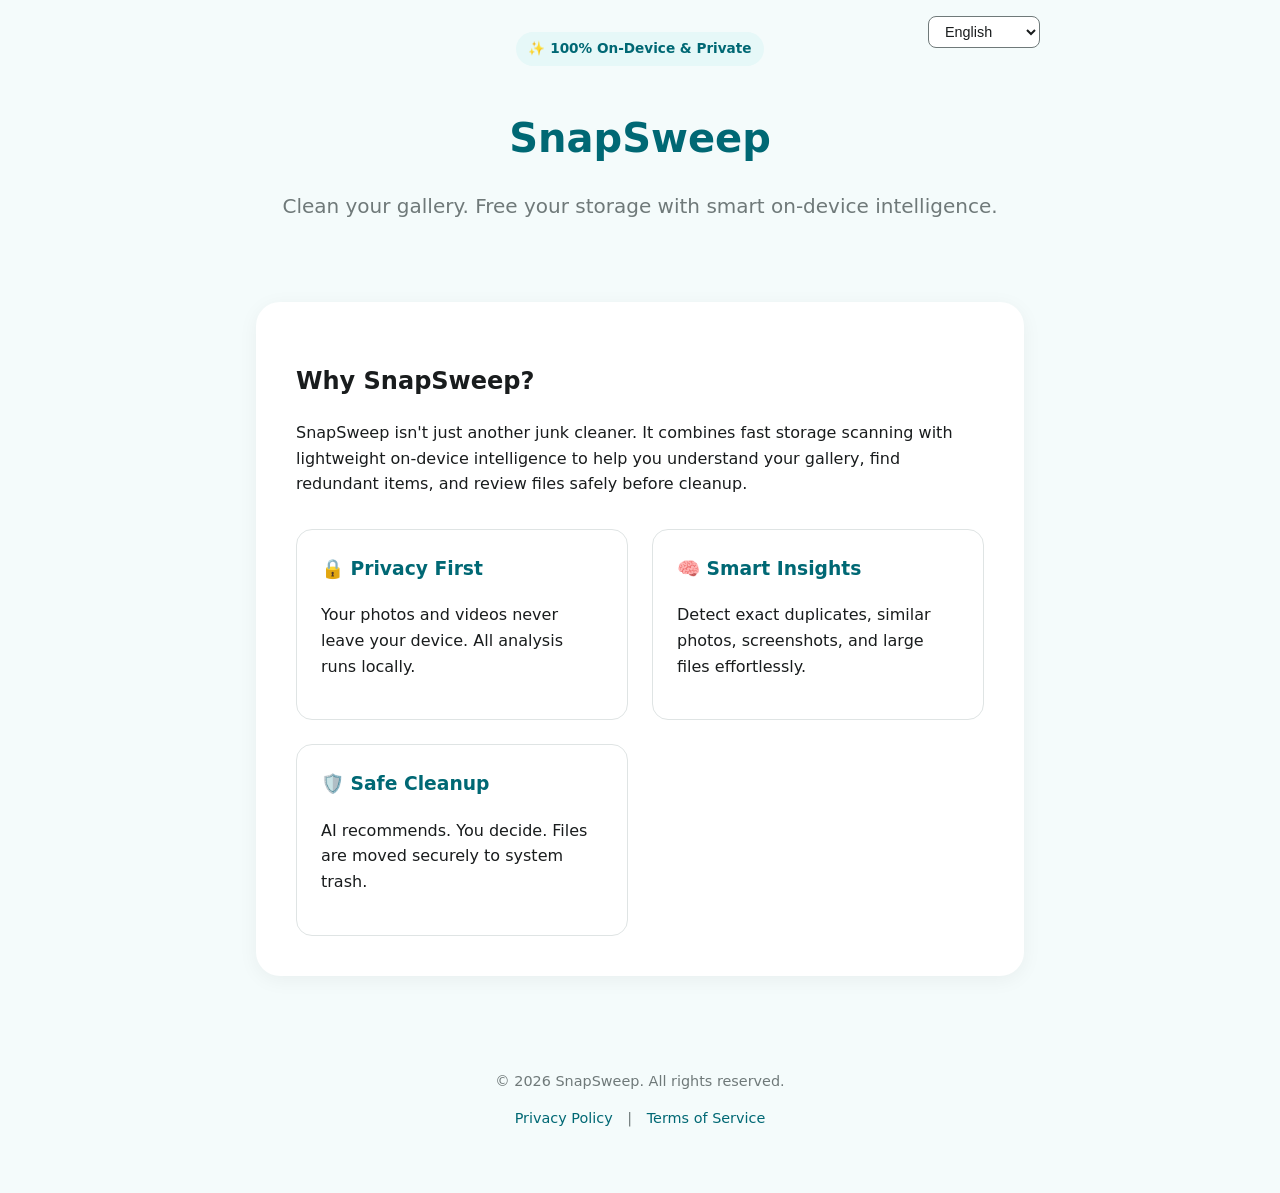
<file: index.html>
<!DOCTYPE html>
<html lang="en">
<head>
    <meta charset="UTF-8">
    <meta name="viewport" content="width=device-width, initial-scale=1.0">
    <title>SnapSweep — Clean your gallery. Free your storage.</title>
    <style>
        :root {
            --primary: #006874;
            --on-primary: #ffffff;
            --surface: #f4fbfb;
            --on-surface: #191c1d;
            --surface-variant: #dfe4e4;
            --outline: #6f7979;
        }
        body {
            font-family: system-ui, -apple-system, BlinkMacSystemFont, 'Segoe UI', Roboto, sans-serif;
            background-color: var(--surface);
            color: var(--on-surface);
            margin: 0;
            padding: 0;
            line-height: 1.6;
        }
        header {
            padding: 2rem 1rem 1rem;
            text-align: center;
            max-width: 800px;
            margin: 0 auto;
            position: relative;
        }
        .lang-container {
            position: absolute;
            top: 1rem;
            right: 1rem;
        }
        #languageSelector {
            padding: 6px 12px;
            border-radius: 8px;
            border: 1px solid var(--outline);
            background: white;
            color: var(--on-surface);
            font-size: 0.9rem;
            cursor: pointer;
        }
        h1 {
            font-size: 2.5rem;
            color: var(--primary);
            margin-bottom: 0.5rem;
            margin-top: 1.5rem;
        }
        .tagline {
            font-size: 1.25rem;
            color: var(--outline);
            margin-bottom: 2rem;
        }
        .hero-card {
            background: white;
            padding: 2.5rem;
            border-radius: 24px;
            box-shadow: 0 4px 20px rgba(0,0,0,0.05);
            margin: 2rem 1rem;
            text-align: left;
        }
        .features {
            display: grid;
            grid-template-columns: repeat(auto-fit, minmax(250px, 1fr));
            gap: 1.5rem;
            margin-top: 2rem;
        }
        .feature-item {
            background: #ffffff;
            padding: 1.5rem;
            border-radius: 16px;
            border: 1px solid var(--surface-variant);
        }
        .feature-item h3 {
            color: var(--primary);
            margin-top: 0;
        }
        footer {
            text-align: center;
            padding: 3rem 1rem;
            color: var(--outline);
            font-size: 0.9rem;
        }
        footer a {
            color: var(--primary);
            text-decoration: none;
            margin: 0 10px;
        }
        .badge {
            display: inline-block;
            background: #e6f8f8;
            color: var(--primary);
            padding: 6px 12px;
            border-radius: 20px;
            font-weight: 600;
            font-size: 0.85rem;
            margin-bottom: 1rem;
        }
    </style>
</head>
<body>

    <header>
        <div class="lang-container">
            <select id="languageSelector">
                <option value="en">English</option>
                <option value="vi">Tiếng Việt</option>
                <option value="ja">日本語</option>
            </select>
        </div>
        <div class="badge" data-i18n="badge">✨ 100% On-Device & Private</div>
        <h1 data-i18n="hero_title">SnapSweep</h1>
        <p class="tagline" data-i18n="hero_tagline">Clean your gallery. Free your storage with smart on-device intelligence.</p>
    </header>

    <main style="max-width: 800px; margin: 0 auto; padding: 0 1rem;">
        <div class="hero-card">
            <h2 data-i18n="why_title">Why SnapSweep?</h2>
            <p data-i18n="why_desc">SnapSweep isn't just another junk cleaner. It combines fast storage scanning with lightweight on-device intelligence to help you understand your gallery, find redundant items, and review files safely before cleanup.</p>
            
            <div class="features">
                <div class="feature-item">
                    <h3 data-i18n="feat_privacy_title">🔒 Privacy First</h3>
                    <p data-i18n="feat_privacy_desc">Your photos and videos never leave your device. All analysis runs locally.</p>
                </div>
                <div class="feature-item">
                    <h3 data-i18n="feat_smart_title">🧠 Smart Insights</h3>
                    <p data-i18n="feat_smart_desc">Detect exact duplicates, similar photos, screenshots, and large files effortlessly.</p>
                </div>
                <div class="feature-item">
                    <h3 data-i18n="feat_safe_title">🛡️ Safe Cleanup</h3>
                    <p data-i18n="feat_safe_desc">AI recommends. You decide. Files are moved securely to system trash.</p>
                </div>
            </div>
        </div>
    </main>

    <footer>
        <p data-i18n="footer_rights">&copy; 2026 SnapSweep. All rights reserved.</p>
        <p>
            <a href="privacy.html" data-i18n="privacy_title">Privacy Policy</a> | 
            <a href="terms.html" data-i18n="terms_title">Terms of Service</a>
        </p>
    </footer>

    <script src="i18n.js"></script>
</body>
</html>
</file>
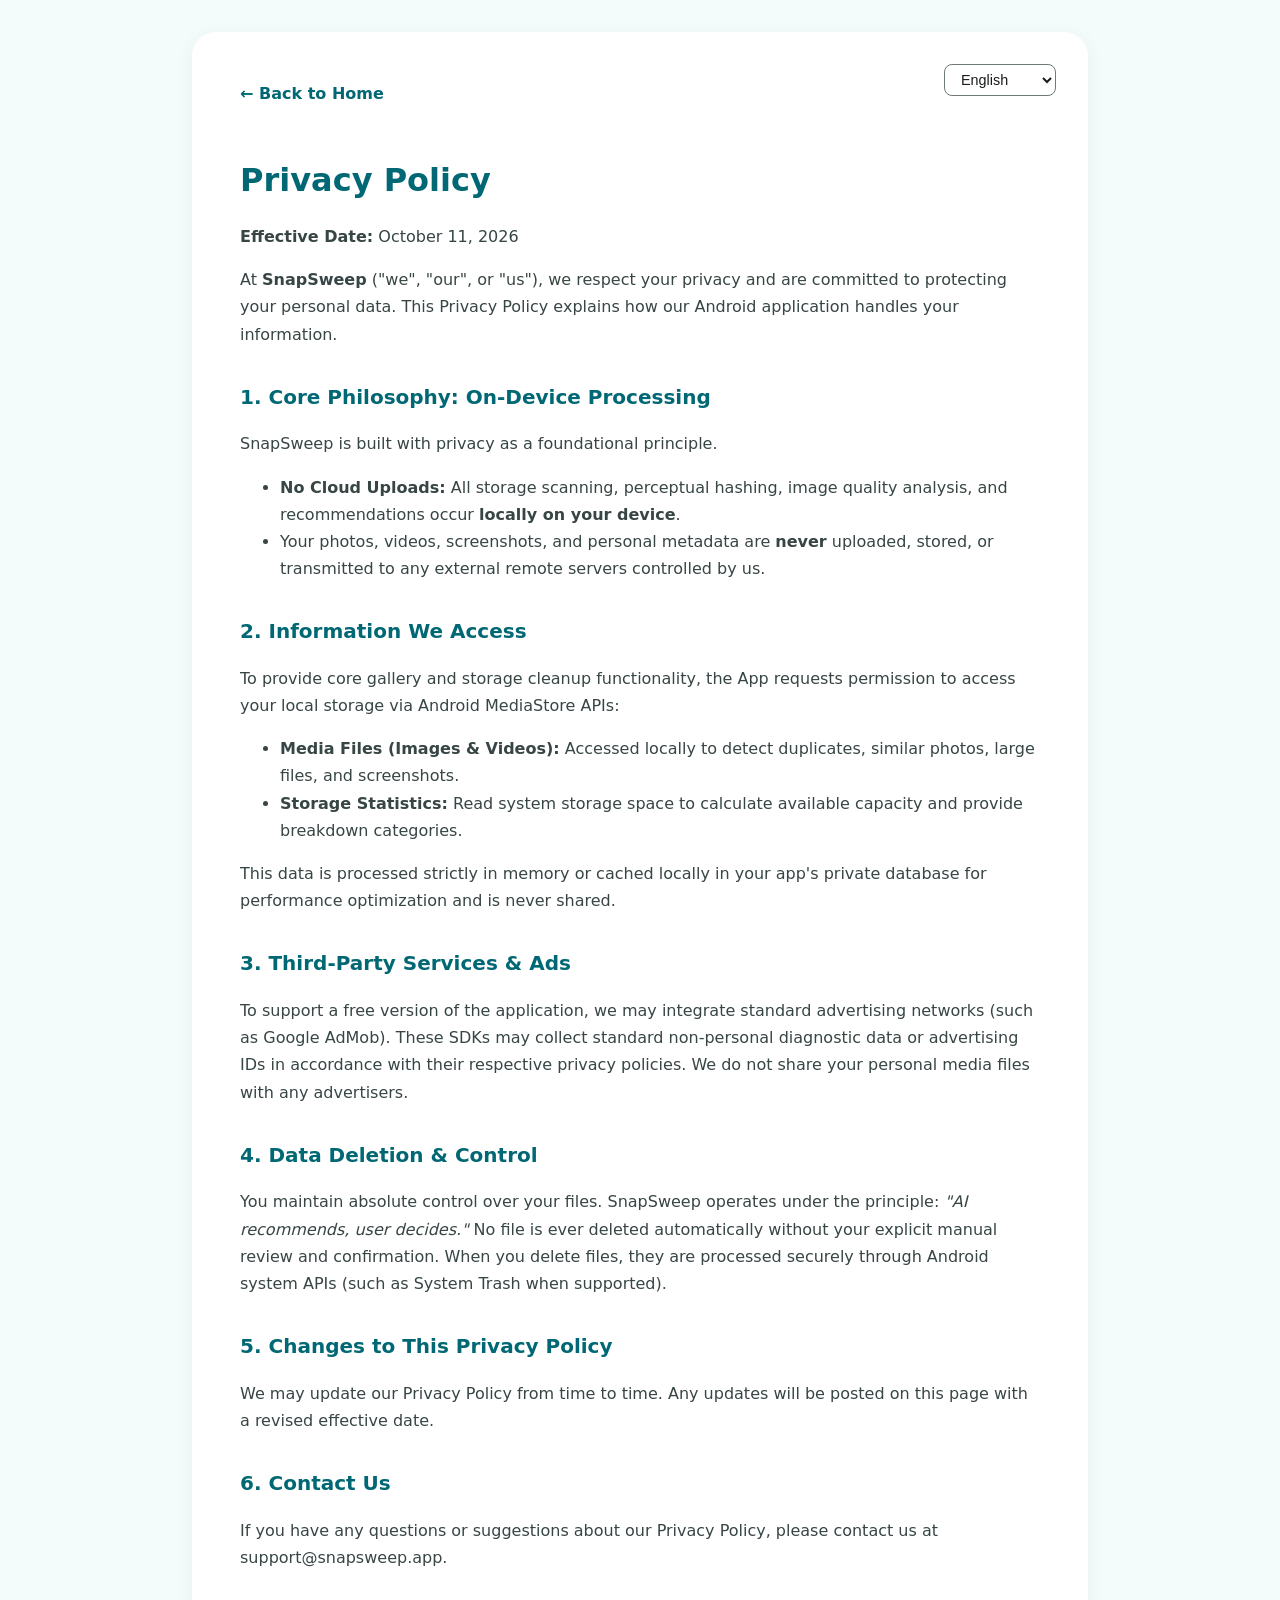
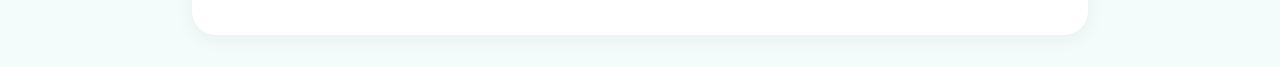
<file: privacy.html>
<!DOCTYPE html>
<html lang="en">
<head>
    <meta charset="UTF-8">
    <meta name="viewport" content="width=device-width, initial-scale=1.0">
    <title data-i18n="privacy_document_title">Privacy Policy — SnapSweep</title>
    <style>
        :root {
            --primary: #006874;
            --surface: #f4fbfb;
            --on-surface: #191c1d;
            --outline: #6f7979;
        }
        body {
            font-family: system-ui, -apple-system, BlinkMacSystemFont, 'Segoe UI', Roboto, sans-serif;
            background-color: var(--surface);
            color: var(--on-surface);
            margin: 0;
            padding: 2rem 1rem;
            line-height: 1.7;
        }
        .container {
            max-width: 800px;
            margin: 0 auto;
            background: white;
            padding: 3rem;
            border-radius: 24px;
            box-shadow: 0 4px 20px rgba(0,0,0,0.05);
            position: relative;
        }
        .lang-container {
            position: absolute;
            top: 2rem;
            right: 2rem;
        }
        #languageSelector {
            padding: 6px 12px;
            border-radius: 8px;
            border: 1px solid var(--outline);
            background: white;
            color: var(--on-surface);
            font-size: 0.9rem;
            cursor: pointer;
        }
        h1 { color: var(--primary); margin-bottom: 0.5rem; }
        h2 { color: var(--primary); margin-top: 2rem; font-size: 1.25rem; }
        p, li { color: #384545; }
        .back-link { display: inline-block; margin-bottom: 1.5rem; color: var(--primary); text-decoration: none; font-weight: 600; }
        .back-link:hover { text-decoration: underline; }
    </style>
</head>
<body>

    <div class="container">
        <div class="lang-container">
            <select id="languageSelector">
                <option value="en">English</option>
                <option value="vi">Tiếng Việt</option>
                <option value="ja">日本語</option>
            </select>
        </div>
        <a href="index.html" class="back-link" data-i18n="back_home">&larr; Back to Home</a>
        <h1 data-i18n="privacy_title">Privacy Policy</h1>
        <p><strong data-i18n="effective_date_label">Effective Date:</strong> <time datetime="2026-10-11" data-i18n="effective_date_value">October 11, 2026</time></p>

        <p data-i18n-html="privacy_intro">At <strong>SnapSweep</strong> ("we", "our", or "us"), we respect your privacy and are committed to protecting your personal data. This Privacy Policy explains how our Android application handles your information.</p>

        <h2 data-i18n="privacy_section_1_title">1. Core Philosophy: On-Device Processing</h2>
        <p data-i18n="privacy_section_1_intro">SnapSweep is built with privacy as a foundational principle.</p>
        <ul>
            <li data-i18n-html="privacy_section_1_item_1"><strong>No Cloud Uploads:</strong> All storage scanning, perceptual hashing, image quality analysis, and recommendations occur <strong>locally on your device</strong>.</li>
            <li data-i18n-html="privacy_section_1_item_2">Your photos, videos, screenshots, and personal metadata are <strong>never</strong> uploaded, stored, or transmitted to any external remote servers controlled by us.</li>
        </ul>

        <h2 data-i18n="privacy_section_2_title">2. Information We Access</h2>
        <p data-i18n="privacy_section_2_intro">To provide core gallery and storage cleanup functionality, the App requests permission to access your local storage via Android MediaStore APIs:</p>
        <ul>
            <li data-i18n-html="privacy_section_2_item_1"><strong>Media Files (Images &amp; Videos):</strong> Accessed locally to detect duplicates, similar photos, large files, and screenshots.</li>
            <li data-i18n-html="privacy_section_2_item_2"><strong>Storage Statistics:</strong> Read system storage space to calculate available capacity and provide breakdown categories.</li>
        </ul>
        <p data-i18n="privacy_section_2_after">This data is processed strictly in memory or cached locally in your app's private database for performance optimization and is never shared.</p>

        <h2 data-i18n="privacy_section_3_title">3. Third-Party Services &amp; Ads</h2>
        <p data-i18n="privacy_section_3">To support a free version of the application, we may integrate standard advertising networks (such as Google AdMob). These SDKs may collect standard non-personal diagnostic data or advertising IDs in accordance with their respective privacy policies. We do not share your personal media files with any advertisers.</p>

        <h2 data-i18n="privacy_section_4_title">4. Data Deletion &amp; Control</h2>
        <p data-i18n-html="privacy_section_4">You maintain absolute control over your files. SnapSweep operates under the principle: <em>"AI recommends, user decides."</em> No file is ever deleted automatically without your explicit manual review and confirmation. When you delete files, they are processed securely through Android system APIs (such as System Trash when supported).</p>

        <h2 data-i18n="privacy_section_5_title">5. Changes to This Privacy Policy</h2>
        <p data-i18n="privacy_section_5">We may update our Privacy Policy from time to time. Any updates will be posted on this page with a revised effective date.</p>

        <h2 data-i18n="privacy_section_6_title">6. Contact Us</h2>
        <p data-i18n="privacy_section_6">If you have any questions or suggestions about our Privacy Policy, please contact us at support@snapsweep.app.</p>
    </div>

    <script src="i18n.js"></script>
</body>
</html>
</file>
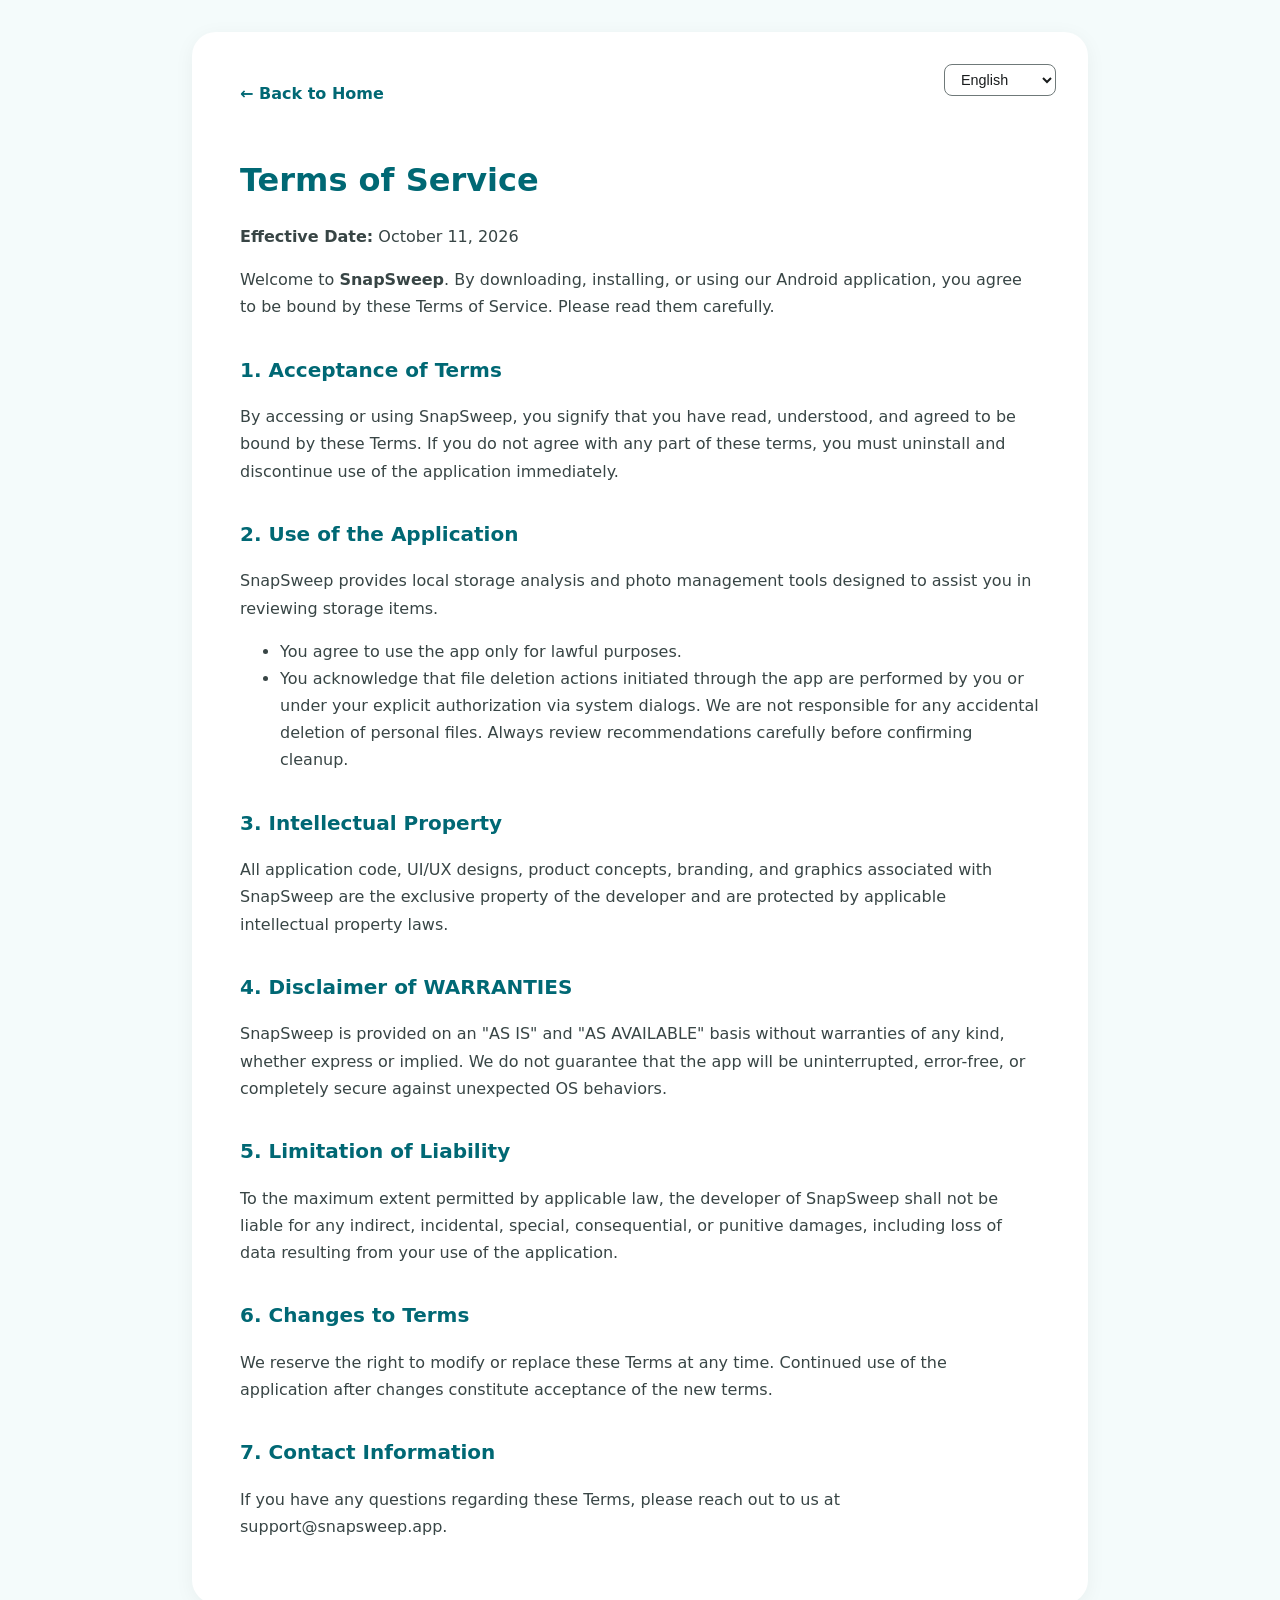
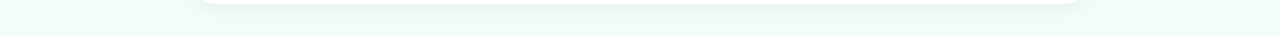
<file: terms.html>
<!DOCTYPE html>
<html lang="en">
<head>
    <meta charset="UTF-8">
    <meta name="viewport" content="width=device-width, initial-scale=1.0">
    <title data-i18n="terms_document_title">Terms of Service — SnapSweep</title>
    <style>
        :root {
            --primary: #006874;
            --surface: #f4fbfb;
            --on-surface: #191c1d;
            --outline: #6f7979;
        }
        body {
            font-family: system-ui, -apple-system, BlinkMacSystemFont, 'Segoe UI', Roboto, sans-serif;
            background-color: var(--surface);
            color: var(--on-surface);
            margin: 0;
            padding: 2rem 1rem;
            line-height: 1.7;
        }
        .container {
            max-width: 800px;
            margin: 0 auto;
            background: white;
            padding: 3rem;
            border-radius: 24px;
            box-shadow: 0 4px 20px rgba(0,0,0,0.05);
            position: relative;
        }
        .lang-container {
            position: absolute;
            top: 2rem;
            right: 2rem;
        }
        #languageSelector {
            padding: 6px 12px;
            border-radius: 8px;
            border: 1px solid var(--outline);
            background: white;
            color: var(--on-surface);
            font-size: 0.9rem;
            cursor: pointer;
        }
        h1 { color: var(--primary); margin-bottom: 0.5rem; }
        h2 { color: var(--primary); margin-top: 2rem; font-size: 1.25rem; }
        p, li { color: #384545; }
        .back-link { display: inline-block; margin-bottom: 1.5rem; color: var(--primary); text-decoration: none; font-weight: 600; }
        .back-link:hover { text-decoration: underline; }
    </style>
</head>
<body>

    <div class="container">
        <div class="lang-container">
            <select id="languageSelector">
                <option value="en">English</option>
                <option value="vi">Tiếng Việt</option>
                <option value="ja">日本語</option>
            </select>
        </div>
        <a href="index.html" class="back-link" data-i18n="back_home">&larr; Back to Home</a>
        <h1 data-i18n="terms_title">Terms of Service</h1>
        <p><strong data-i18n="effective_date_label">Effective Date:</strong> <time datetime="2026-10-11" data-i18n="effective_date_value">October 11, 2026</time></p>

        <p data-i18n-html="terms_intro">Welcome to <strong>SnapSweep</strong>. By downloading, installing, or using our Android application, you agree to be bound by these Terms of Service. Please read them carefully.</p>

        <h2 data-i18n="terms_section_1_title">1. Acceptance of Terms</h2>
        <p data-i18n="terms_section_1">By accessing or using SnapSweep, you signify that you have read, understood, and agreed to be bound by these Terms. If you do not agree with any part of these terms, you must uninstall and discontinue use of the application immediately.</p>

        <h2 data-i18n="terms_section_2_title">2. Use of the Application</h2>
        <p data-i18n="terms_section_2_intro">SnapSweep provides local storage analysis and photo management tools designed to assist you in reviewing storage items.</p>
        <ul>
            <li data-i18n="terms_section_2_item_1">You agree to use the app only for lawful purposes.</li>
            <li data-i18n="terms_section_2_item_2">You acknowledge that file deletion actions initiated through the app are performed by you or under your explicit authorization via system dialogs. We are not responsible for any accidental deletion of personal files. Always review recommendations carefully before confirming cleanup.</li>
        </ul>

        <h2 data-i18n="terms_section_3_title">3. Intellectual Property</h2>
        <p data-i18n="terms_section_3">All application code, UI/UX designs, product concepts, branding, and graphics associated with SnapSweep are the exclusive property of the developer and are protected by applicable intellectual property laws.</p>

        <h2 data-i18n="terms_section_4_title">4. Disclaimer of WARRANTIES</h2>
        <p data-i18n="terms_section_4">SnapSweep is provided on an "AS IS" and "AS AVAILABLE" basis without warranties of any kind, whether express or implied. We do not guarantee that the app will be uninterrupted, error-free, or completely secure against unexpected OS behaviors.</p>

        <h2 data-i18n="terms_section_5_title">5. Limitation of Liability</h2>
        <p data-i18n="terms_section_5">To the maximum extent permitted by applicable law, the developer of SnapSweep shall not be liable for any indirect, incidental, special, consequential, or punitive damages, including loss of data resulting from your use of the application.</p>

        <h2 data-i18n="terms_section_6_title">6. Changes to Terms</h2>
        <p data-i18n="terms_section_6">We reserve the right to modify or replace these Terms at any time. Continued use of the application after changes constitute acceptance of the new terms.</p>

        <h2 data-i18n="terms_section_7_title">7. Contact Information</h2>
        <p data-i18n="terms_section_7">If you have any questions regarding these Terms, please reach out to us at support@snapsweep.app.</p>
    </div>

    <script src="i18n.js"></script>
</body>
</html>
</file>
